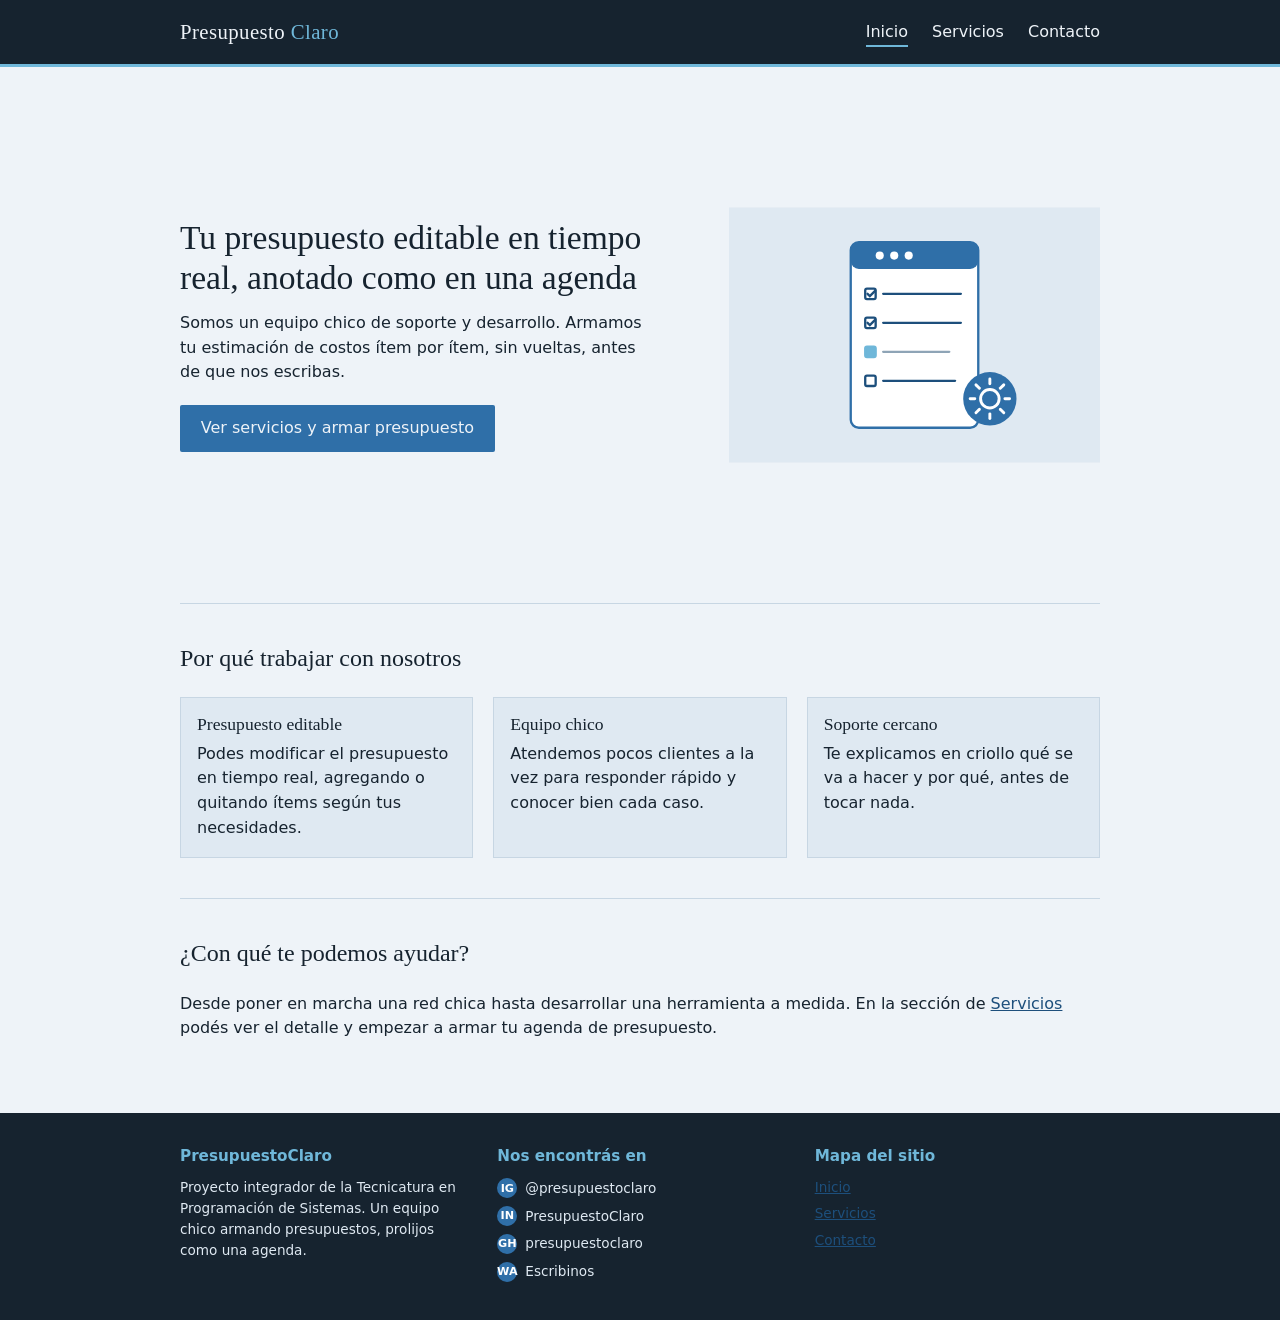
<file: index.html>
<!DOCTYPE html>
<html lang="es">
<head>
  <meta charset="UTF-8">
  <meta name="viewport" content="width=device-width, initial-scale=1.0">
  <title>PresupuestoClaro — Servicios de sistemas</title>
  <link rel="stylesheet" href="recursos/style.css">
</head>
<body>

  <header class="sitio-header">
    <nav class="barra-nav">
      <a href="index.html" class="logo">Presupuesto <span>Claro</span></a>
      <button type="button" class="btn-menu" id="btn-menu" aria-label="Abrir menú de navegación" aria-expanded="false" aria-controls="menu-nav">&#9776;</button>
      <ul class="menu-nav" id="menu-nav">
        <li><a href="index.html" aria-current="page">Inicio</a></li>
        <li><a href="servicios.html">Servicios</a></li>
        <li><a href="contacto.html">Contacto</a></li>
      </ul>
    </nav>
  </header>

  <main class="contenedor">

    <section class="inicio" style="border-top: none;">
      <div class="texto-inicio">
        <h1>Tu presupuesto editable en tiempo real, anotado como en una agenda</h1>
        <p>Somos un equipo chico de soporte y desarrollo. Armamos tu estimación de costos ítem por ítem, sin vueltas, antes de que nos escribas.</p>
        <a href="servicios.html" class="boton">Ver servicios y armar presupuesto</a>
      </div>
      <div class="imagen-inicio">
        <img src="recursos/imagenes/inicio-agenda.svg" alt="Ilustración de una agenda con lista de tareas de IT" width="640" height="440">
      </div>
    </section>

    <section>
      <h2>Por qué trabajar con nosotros</h2>
      <div class="lista-servicios">
        <article class="tarjeta-servicio">
          <h3>Presupuesto editable</h3>
          <p>Podes modificar el presupuesto en tiempo real, agregando o quitando ítems según tus necesidades.</p>
        </article>
        <article class="tarjeta-servicio">
          <h3>Equipo chico</h3>
          <p>Atendemos pocos clientes a la vez para responder rápido y conocer bien cada caso.</p>
        </article>
        <article class="tarjeta-servicio">
          <h3>Soporte cercano</h3>
          <p>Te explicamos en criollo qué se va a hacer y por qué, antes de tocar nada.</p>
        </article>
      </div>
    </section>

    <section>
      <h2>¿Con qué te podemos ayudar?</h2>
      <p>Desde poner en marcha una red chica hasta desarrollar una herramienta a medida. En la sección de <a href="servicios.html">Servicios</a> podés ver el detalle y empezar a armar tu agenda de presupuesto.</p>
    </section>

  </main>

  <footer class="sitio-footer">
    <div class="footer-columnas">
      <div>
        <h4>PresupuestoClaro</h4>
        <p>Proyecto integrador de la Tecnicatura en Programación de Sistemas. Un equipo chico armando presupuestos, prolijos como una agenda.</p>
      </div>
      <div>
        <h4>Nos encontrás en</h4>
        <ul class="redes-lista">
          <li><a href="#"><span class="red-icono">IG</span> @presupuestoclaro</a></li>
          <li><a href="#"><span class="red-icono">IN</span> PresupuestoClaro</a></li>
          <li><a href="#"><span class="red-icono">GH</span> presupuestoclaro</a></li>
          <li><a href="#"><span class="red-icono">WA</span> Escribinos</a></li>
        </ul>
      </div>
      <div>
        <h4>Mapa del sitio</h4>
        <ul>
          <li><a href="index.html">Inicio</a></li>
          <li><a href="servicios.html">Servicios</a></li>
          <li><a href="contacto.html">Contacto</a></li>
        </ul>
      </div>
    </div>
  </footer>

  <script src="recursos/funciones.js"></script>
</body>
</html>
</file>
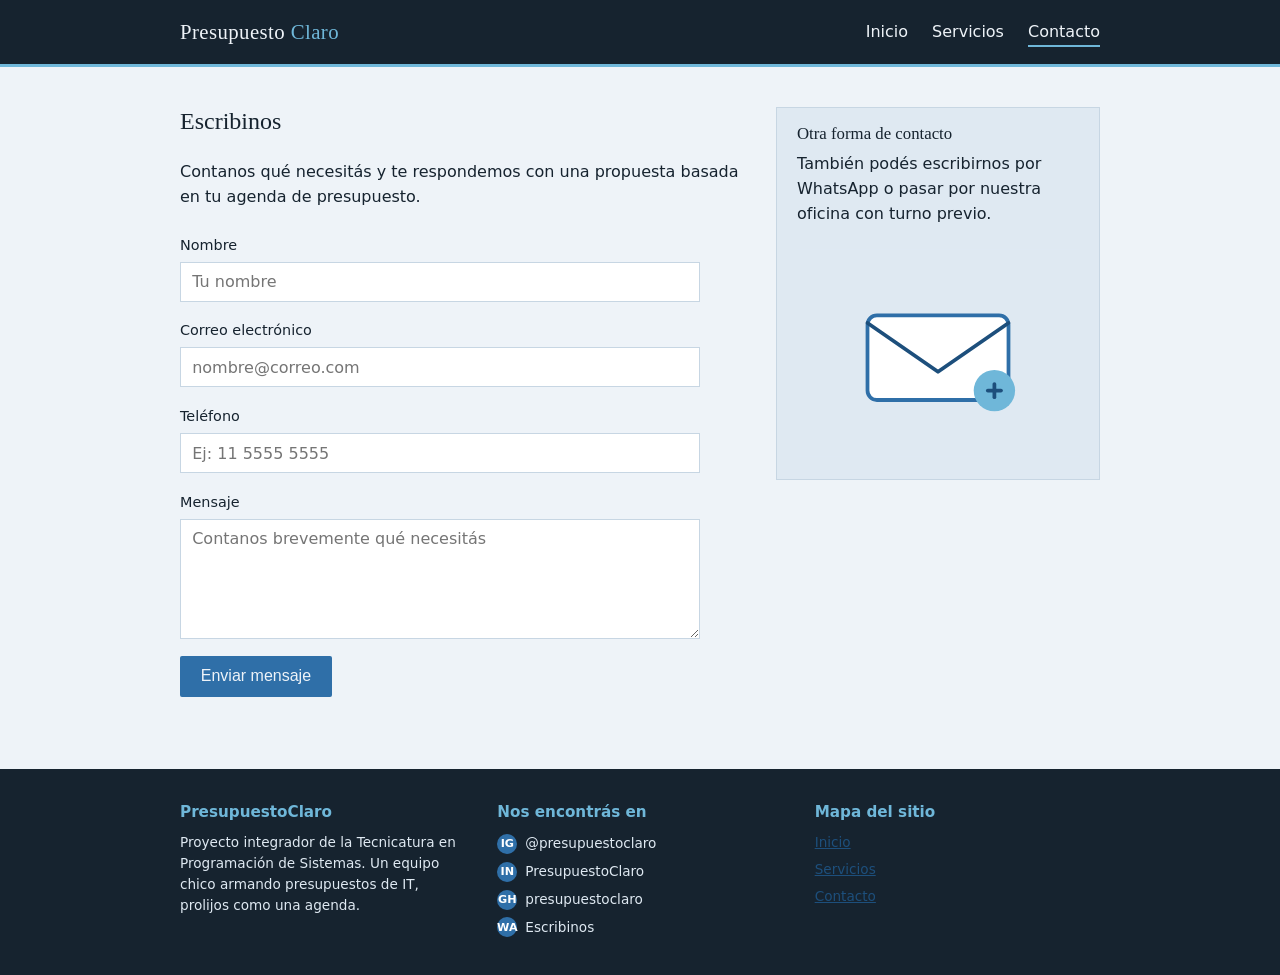
<file: contacto.html>
<!DOCTYPE html>
<html lang="es">
<head>
  <meta charset="UTF-8">
  <meta name="viewport" content="width=device-width, initial-scale=1.0">
  <title>Contacto — PresupuestoClaro</title>
  <link rel="stylesheet" href="recursos/style.css">
</head>
<body>

  <header class="sitio-header">
    <nav class="barra-nav">
      <a href="index.html" class="logo">Presupuesto <span>Claro</span></a>
      <button type="button" class="btn-menu" id="btn-menu" aria-label="Abrir menú de navegación" aria-expanded="false" aria-controls="menu-nav">&#9776;</button>
      <ul class="menu-nav" id="menu-nav">
        <li><a href="index.html">Inicio</a></li>
        <li><a href="servicios.html">Servicios</a></li>
        <li><a href="contacto.html" aria-current="page">Contacto</a></li>
      </ul>
    </nav>
  </header>

  <main class="contenedor">

    <section class="columnas" style="border-top: none;">

      <div class="columna-principal">
        <h2>Escribinos</h2>
        <p style="margin-bottom: 1.5rem;">Contanos qué necesitás y te respondemos con una propuesta basada en tu agenda de presupuesto.</p>

        <form class="formulario" id="form-contacto" action="#" method="post">
          <div class="campo">
            <label for="nombre">Nombre</label>
            <input type="text" id="nombre" name="nombre" placeholder="Tu nombre" required>
          </div>

          <div class="campo">
            <label for="email">Correo electrónico</label>
            <input type="email" id="email" name="email" placeholder="nombre@correo.com" required>
          </div>

          <div class="campo">
            <label for="telefono">Teléfono</label>
            <input type="tel" id="telefono" name="telefono" placeholder="Ej: 11 5555 5555">
          </div>

          <div class="campo">
            <label for="mensaje">Mensaje</label>
            <textarea id="mensaje" name="mensaje" placeholder="Contanos brevemente qué necesitás" required></textarea>
          </div>

          <button type="submit" class="boton">Enviar mensaje</button>
          <p class="mensaje-form oculto" id="mensaje-form" role="status"></p>
        </form>
      </div>

      <aside class="columna-lateral">
        <h3>Otra forma de contacto</h3>
        <p>También podés escribirnos por WhatsApp o pasar por nuestra oficina con turno previo.</p>
        <img src="recursos/imagenes/contacto.svg" alt="Ilustración de un mensaje de contacto" width="300" height="220" style="margin-top: 1rem;">
      </aside>

    </section>

  </main>

  <footer class="sitio-footer">
    <div class="footer-columnas">
      <div>
        <h4>PresupuestoClaro</h4>
        <p>Proyecto integrador de la Tecnicatura en Programación de Sistemas. Un equipo chico armando presupuestos de IT, prolijos como una agenda.</p>
      </div>
      <div>
        <h4>Nos encontrás en</h4>
        <ul class="redes-lista">
          <li><a href="#"><span class="red-icono">IG</span> @presupuestoclaro</a></li>
          <li><a href="#"><span class="red-icono">IN</span> PresupuestoClaro</a></li>
          <li><a href="#"><span class="red-icono">GH</span> presupuestoclaro</a></li>
          <li><a href="#"><span class="red-icono">WA</span> Escribinos</a></li>
        </ul>
      </div>
      <div>
        <h4>Mapa del sitio</h4>
        <ul>
          <li><a href="index.html">Inicio</a></li>
          <li><a href="servicios.html">Servicios</a></li>
          <li><a href="contacto.html">Contacto</a></li>
        </ul>
      </div>
    </div>
  </footer>

  <script src="recursos/funciones.js"></script>
</body>
</html>
</file>
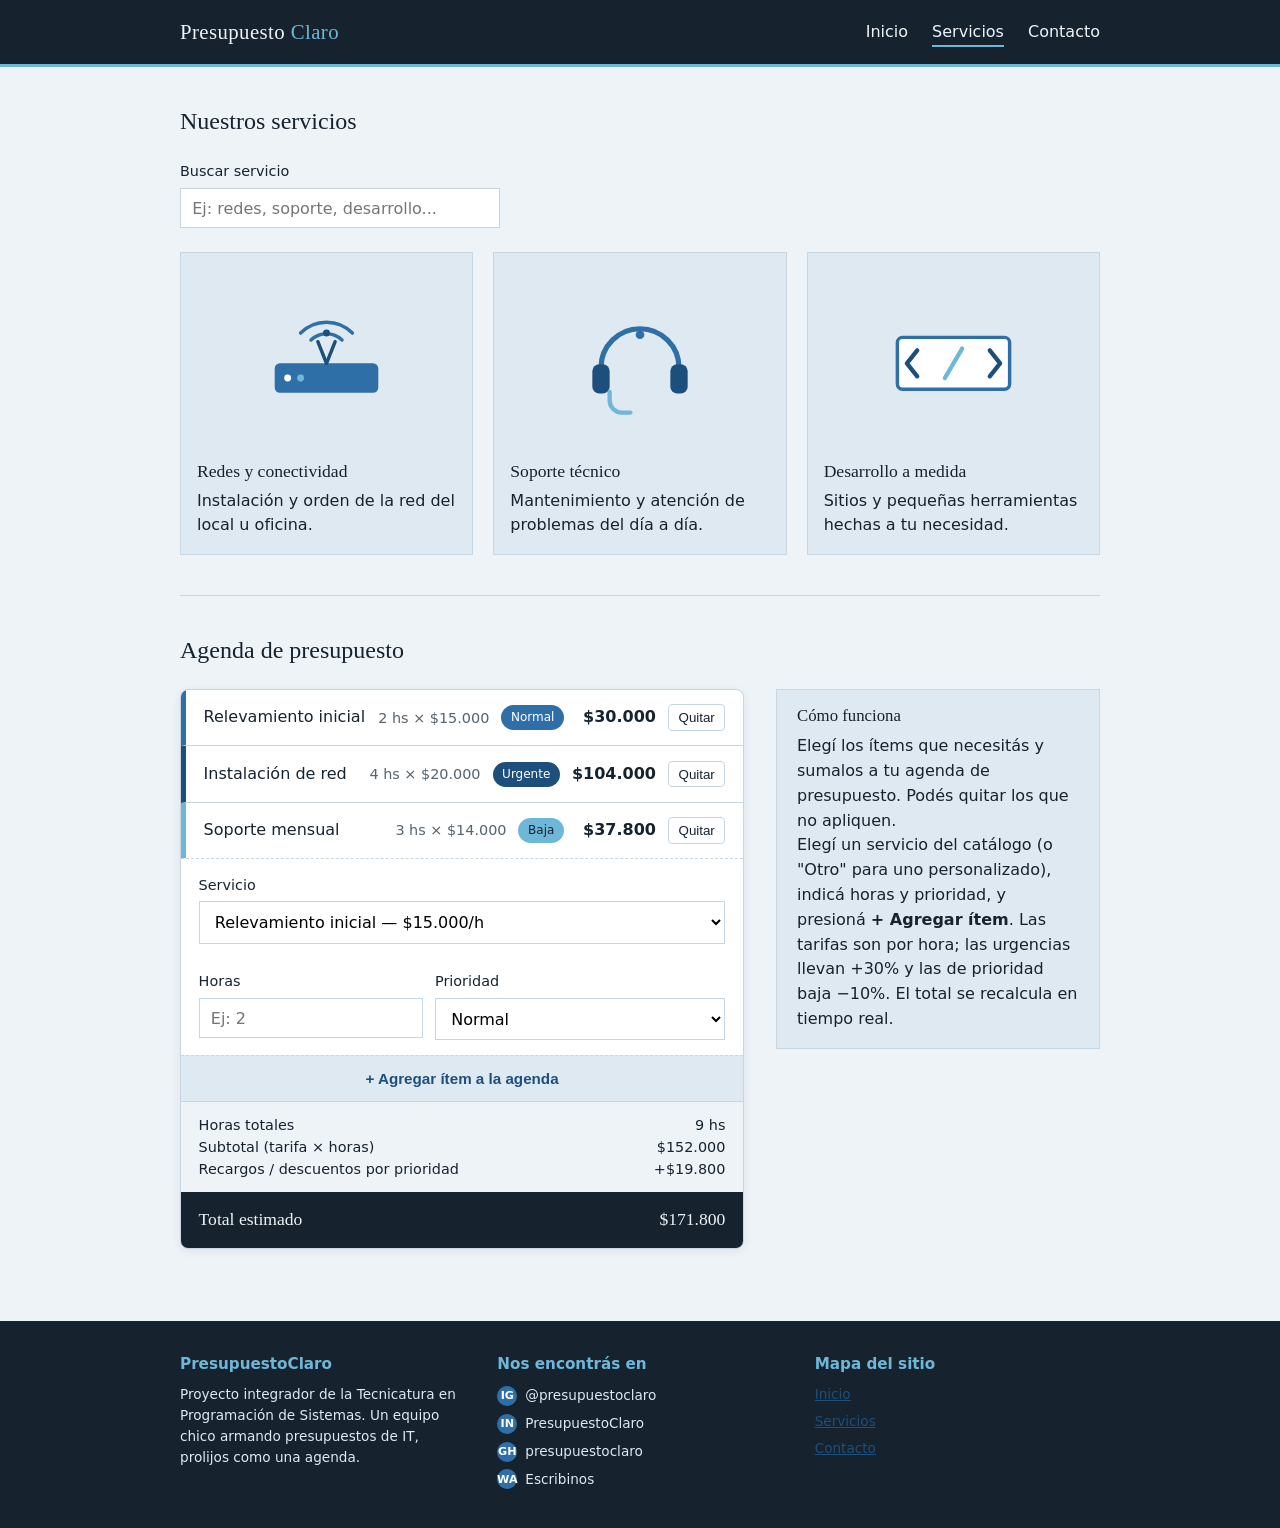
<file: servicios.html>
<!DOCTYPE html>
<html lang="es">
<head>
  <meta charset="UTF-8">
  <meta name="viewport" content="width=device-width, initial-scale=1.0">
  <title>Servicios y presupuesto — PresupuestoClaro</title>
  <link rel="stylesheet" href="recursos/style.css">
</head>
<body>

  <header class="sitio-header">
    <nav class="barra-nav">
      <a href="index.html" class="logo">Presupuesto <span>Claro</span></a>
      <button type="button" class="btn-menu" id="btn-menu" aria-label="Abrir menú de navegación" aria-expanded="false" aria-controls="menu-nav">&#9776;</button>
      <ul class="menu-nav" id="menu-nav">
        <li><a href="index.html">Inicio</a></li>
        <li><a href="servicios.html" aria-current="page">Servicios</a></li>
        <li><a href="contacto.html">Contacto</a></li>
      </ul>
    </nav>
  </header>

  <main class="contenedor">

    <section style="border-top: none;">
      <h2>Nuestros servicios</h2>

      <div class="campo buscador-servicios">
        <label for="buscar-servicio">Buscar servicio</label>
        <input type="search" id="buscar-servicio" name="buscar-servicio" placeholder="Ej: redes, soporte, desarrollo...">
      </div>

      <div class="lista-servicios" id="catalogo-servicios">
        <article class="tarjeta-servicio">
          <img src="recursos/imagenes/servicio-redes.svg" alt="Ilustración de un router de redes" width="300" height="180">
          <h3>Redes y conectividad</h3>
          <p>Instalación y orden de la red del local u oficina.</p>
        </article>
        <article class="tarjeta-servicio">
          <img src="recursos/imagenes/servicio-soporte.svg" alt="Ilustración de auriculares de soporte técnico" width="300" height="180">
          <h3>Soporte técnico</h3>
          <p>Mantenimiento y atención de problemas del día a día.</p>
        </article>
        <article class="tarjeta-servicio">
          <img src="recursos/imagenes/servicio-desarrollo.svg" alt="Ilustración de código de programación" width="300" height="180">
          <h3>Desarrollo a medida</h3>
          <p>Sitios y pequeñas herramientas hechas a tu necesidad.</p>
        </article>
      </div>
      <p class="sin-resultados oculto" id="sin-resultados">No encontramos servicios que coincidan con tu búsqueda.</p>
    </section>

    <section>
      <h2>Agenda de presupuesto</h2>
      <div class="columnas">

        <div class="columna-principal">
          <div class="agenda" id="lista-agenda">
            <div id="filas-agenda">
              <div class="agenda-fila fila-normal">
                <span class="agenda-item">Relevamiento inicial</span>
                <span class="agenda-horas">2 hs</span>
                <span class="agenda-prioridad">Normal</span>
              </div>
              <div class="agenda-fila fila-urgente">
                <span class="agenda-item">Instalación de red</span>
                <span class="agenda-horas">4 hs</span>
                <span class="agenda-prioridad">Urgente</span>
              </div>
              <div class="agenda-fila fila-baja">
                <span class="agenda-item">Soporte mensual</span>
                <span class="agenda-horas">3 hs</span>
                <span class="agenda-prioridad">Baja</span>
              </div>
            </div>
            <div class="agenda-nuevo">
              <div class="campo campo-servicio">
                <label for="nuevo-servicio">Servicio</label>
                <select id="nuevo-servicio" name="nuevo-servicio"></select>
              </div>
              <div class="campo campo-horas">
                <label for="nuevo-horas">Horas</label>
                <input type="number" id="nuevo-horas" name="nuevo-horas" min="1" step="1" placeholder="Ej: 2">
              </div>
              <div class="campo campo-prioridad">
                <label for="nuevo-prioridad">Prioridad</label>
                <select id="nuevo-prioridad" name="nuevo-prioridad">
                  <option value="Urgente">Urgente (+30%)</option>
                  <option value="Normal" selected>Normal</option>
                  <option value="Baja">Baja (−10%)</option>
                </select>
              </div>
              <div class="campo campo-personalizado oculto" id="grupo-personalizado">
                <label for="nuevo-nombre">Nombre del ítem</label>
                <input type="text" id="nuevo-nombre" name="nuevo-nombre" placeholder="Ej: Configuración de impresora">
              </div>
              <div class="campo campo-personalizado oculto" id="grupo-tarifa">
                <label for="nuevo-tarifa">Tarifa por hora ($)</label>
                <input type="number" id="nuevo-tarifa" name="nuevo-tarifa" min="1" step="100" placeholder="Ej: 15000">
              </div>
            </div>
            <button type="button" class="agenda-agregar" id="agregar-item">+ Agregar ítem a la agenda</button>
            <div class="agenda-desglose">
              <p><span>Horas totales</span><span id="desglose-horas">9 hs</span></p>
              <p><span>Subtotal (tarifa × horas)</span><span id="desglose-base">—</span></p>
              <p><span>Recargos / descuentos por prioridad</span><span id="desglose-ajuste">—</span></p>
            </div>
            <div class="agenda-total">
              <span>Total estimado</span>
              <span id="total-agenda">—</span>
            </div>
          </div>
        </div>

        <aside class="columna-lateral">
          <h3>Cómo funciona</h3>
          <p>Elegí los ítems que necesitás y sumalos a tu agenda de presupuesto. Podés quitar los que no apliquen.</p>
          <p>Elegí un servicio del catálogo (o "Otro" para uno personalizado), indicá horas y prioridad, y presioná <strong>+ Agregar ítem</strong>. Las tarifas son por hora; las urgencias llevan +30% y las de prioridad baja −10%. El total se recalcula en tiempo real.</p>
        </aside>

      </div>
    </section>

  </main>

  <footer class="sitio-footer">
    <div class="footer-columnas">
      <div>
        <h4>PresupuestoClaro</h4>
        <p>Proyecto integrador de la Tecnicatura en Programación de Sistemas. Un equipo chico armando presupuestos de IT, prolijos como una agenda.</p>
      </div>
      <div>
        <h4>Nos encontrás en</h4>
        <ul class="redes-lista">
          <li><a href="#"><span class="red-icono">IG</span> @presupuestoclaro</a></li>
          <li><a href="#"><span class="red-icono">IN</span> PresupuestoClaro</a></li>
          <li><a href="#"><span class="red-icono">GH</span> presupuestoclaro</a></li>
          <li><a href="#"><span class="red-icono">WA</span> Escribinos</a></li>
        </ul>
      </div>
      <div>
        <h4>Mapa del sitio</h4>
        <ul>
          <li><a href="index.html">Inicio</a></li>
          <li><a href="servicios.html">Servicios</a></li>
          <li><a href="contacto.html">Contacto</a></li>
        </ul>
      </div>
    </div>
  </footer>

  <script src="recursos/funciones.js"></script>
</body>
</html>
</file>
<file: recursos/style.css>
/* Reset universal y modelo de caja */
* {
  margin: 0;
  padding: 0;
  box-sizing: border-box;
}

:root {
  --ink: #16232f;
  --paper: #eef3f8;
  --paper-alt: #dfe9f2;
  --accent: #2f6fa8;
  --accent-dark: #1d4f7c;
  --sky: #6fb7d9;
  --line: #c7d6e3;
}

html {
  scroll-behavior: smooth;
}

body {
  font-family: "Segoe UI", system-ui, -apple-system, sans-serif;
  color: var(--ink);
  background-color: var(--paper);
  line-height: 1.55;
}

h1,h2,h3 {
  font-family: Georgia, "Iowan Old Style", "Times New Roman", serif;
  font-weight: 400;
  line-height: 1.2;
}

a {
  color: var(--accent-dark);
}

img {
  max-width: 100%;
  display: block;
  border-radius: 2px;
}

/* Contenedor de contención legible */
.contenedor {
  width: 100%;
  max-width: 960px;
  margin: 0 auto;
  padding: 0 1.25rem;
}

/* Encabezado y navegación (Flexbox) */
.sitio-header {
  background-color: var(--ink);
  color: var(--paper);
  border-bottom: 3px solid var(--sky);
}

.barra-nav {
  display: flex;
  justify-content: space-between;
  align-items: center;
  padding: 1rem 1.25rem;
  max-width: 960px;
  margin: 0 auto;
}

.logo {
  font-family: Georgia, serif;
  font-size: 1.3rem;
  color: var(--paper);
  text-decoration: none;
  letter-spacing: 0.02em;
}

.logo span {
  color: var(--sky);
}

.menu-nav {
  display: flex;
  list-style: none;
  gap: 1.5rem;
}

.menu-nav a {
  color: var(--paper);
  text-decoration: none;
  padding: 0.25rem 0;
  border-bottom: 2px solid transparent;
}

.menu-nav a:hover,
.menu-nav a[aria-current="page"] {
  border-bottom-color: var(--sky);
}

/* Inicio */
.inicio {
  display: flex;
  align-items: center;
  gap: 2.5rem;
  padding: 3rem 0;
}

.texto-inicio {
  flex: 1 1 55%;
}

.imagen-inicio {
  flex: 1 1 40%;
}

.inicio h1 {
  font-size: 2.1rem;
  margin-bottom: 0.75rem;
}

.inicio p {
  margin-bottom: 1.25rem;
  max-width: 46ch;
}

.boton {
  display: inline-block;
  background-color: var(--accent);
  color: var(--paper);
  text-decoration: none;
  padding: 0.7rem 1.3rem;
  border-radius: 2px;
  border: none;
  font-size: 1rem;
  cursor: pointer;
}

.boton:hover {
  background-color: var(--accent-dark);
}

.boton-secundario {
  background-color: transparent;
  border: 1px solid var(--ink);
  color: var(--ink);
}

/* Secciones generales */
section {
  padding: 2.5rem 0;
  border-top: 1px solid var(--line);
}

section h2 {
  font-size: 1.5rem;
  margin-bottom: 1.5rem;
}

/* Tarjetas de servicios (Flexbox) */
.lista-servicios {
  display: flex;
  flex-wrap: wrap;
  gap: 1.25rem;
}

.tarjeta-servicio {
  flex: 1 1 260px;
  background-color: var(--paper-alt);
  border: 1px solid var(--line);
  padding: 1rem;
}

.tarjeta-servicio img {
  margin-bottom: 0.75rem;
}

.tarjeta-servicio h3 {
  font-size: 1.1rem;
  margin-bottom: 0.4rem;
}

/* Estructura multi-columna: contenido + aside (Flexbox) */
.columnas {
  display: flex;
  gap: 2rem;
  align-items: flex-start;
}

.columna-principal {
  flex: 2 1 0;
}

.columna-lateral {
  flex: 1 1 0;
  background-color: var(--paper-alt);
  border: 1px solid var(--line);
  padding: 1rem 1.25rem;
}

.columna-lateral h3 {
  font-size: 1.05rem;
  margin-bottom: 0.5rem;
}

/* Agenda de presupuesto */
.agenda {
  border: 1px solid var(--line);
  background-color: #fff;
  border-radius: 8px;
  overflow: hidden;
  box-shadow: 0 2px 10px rgba(22, 35, 47, 0.08);
}

.agenda-fila {
  display: flex;
  align-items: center;
  gap: 0.75rem;
  padding: 0.9rem 1.1rem;
  border-bottom: 1px solid var(--line);
  border-left: 5px solid var(--accent);
  transition: background-color 0.15s ease;
}

.agenda-fila:hover {
  background-color: var(--paper);
}

.agenda-fila:last-child {
  border-bottom: none;
}

.agenda-fila.fila-urgente {
  border-left-color: var(--accent-dark);
}

.agenda-fila.fila-baja {
  border-left-color: var(--sky);
}

.agenda-item {
  flex: 1 1 auto;
}

.agenda-horas {
  flex: 0 0 90px;
  color: #55636e;
  font-size: 0.9rem;
}

.agenda-prioridad {
  flex: 0 0 auto;
  font-size: 0.75rem;
  padding: 0.2rem 0.6rem;
  border-radius: 999px;
  background-color: var(--accent);
  color: #fff;
}

.fila-urgente .agenda-prioridad {
  background-color: var(--accent-dark);
}

.fila-baja .agenda-prioridad {
  background-color: var(--sky);
  color: var(--ink);
}

.agenda-quitar {
  flex: 0 0 auto;
  background: none;
  border: 1px solid var(--line);
  border-radius: 4px;
  padding: 0.3rem 0.6rem;
  cursor: pointer;
  color: var(--ink);
}

.agenda-quitar:hover {
  border-color: var(--accent-dark);
  color: var(--accent-dark);
}

.agenda-agregar {
  display: block;
  width: 100%;
  padding: 0.9rem;
  background-color: var(--paper-alt);
  border: none;
  border-top: 1px dashed var(--line);
  cursor: pointer;
  font-size: 0.95rem;
  color: var(--accent-dark);
  font-weight: 600;
}

.agenda-agregar:hover {
  background-color: var(--sky);
  color: var(--ink);
}

.agenda-total {
  display: flex;
  justify-content: space-between;
  padding: 0.9rem 1.1rem;
  font-family: Georgia, serif;
  font-size: 1.1rem;
  background-color: var(--ink);
  color: var(--paper);
}

/* Formulario de contacto */
.formulario {
  max-width: 520px;
}

.campo {
  margin-bottom: 1.1rem;
  display: flex;
  flex-direction: column;
  gap: 0.35rem;
}

.campo label {
  font-size: 0.9rem;
}

.campo input,
.campo textarea {
  padding: 0.6rem 0.7rem;
  border: 1px solid var(--line);
  background-color: #fff;
  font-family: inherit;
  font-size: 1rem;
}

.campo textarea {
  min-height: 120px;
  resize: vertical;
}

.buscador-servicios {
  max-width: 320px;
  margin-bottom: 1.5rem;
}

/* Pie de página (Flexbox en columnas) */
.sitio-footer {
  background-color: var(--ink);
  color: var(--paper-alt);
  margin-top: 2rem;
}

.footer-columnas {
  display: flex;
  gap: 2rem;
  padding: 2rem 1.25rem;
  max-width: 960px;
  margin: 0 auto;
}

.footer-columnas > div {
  flex: 1 1 0;
}

.footer-columnas h4 {
  color: var(--sky);
  font-size: 0.95rem;
  margin-bottom: 0.5rem;
}

.footer-columnas p,
.footer-columnas li {
  font-size: 0.85rem;
  color: var(--paper-alt);
  list-style: none;
}

.footer-columnas li {
  margin-bottom: 0.35rem;
}

.redes-lista a {
  color: var(--paper-alt);
  text-decoration: none;
  display: inline-flex;
  align-items: center;
  gap: 0.5rem;
}

.redes-lista a:hover {
  color: var(--sky);
}

.red-icono {
  display: inline-flex;
  align-items: center;
  justify-content: center;
  width: 20px;
  height: 20px;
  border-radius: 50%;
  background-color: var(--accent);
  color: #fff;
  font-size: 0.7rem;
  font-weight: 700;
  flex-shrink: 0;
}

/* Diseño adaptable — breakpoints */

/* Tablet: 720px o menos */
@media (max-width: 720px) {
  .inicio {
    flex-direction: column;
  }

  .columnas {
    flex-direction: column;
  }

  .columna-principal,
  .columna-lateral {
    width: 100%;
  }

  .footer-columnas {
    flex-wrap: wrap;
  }

  .footer-columnas > div {
    flex: 1 1 45%;
  }
}

/* Smartphone: 480px o menos */
@media (max-width: 480px) {
  .barra-nav {
    flex-direction: column;
    align-items: flex-start;
    gap: 0.75rem;
  }

  .menu-nav {
    flex-direction: column;
    align-items: stretch;
    gap: 0.5rem;
    width: 100%;
  }

  .inicio h1 {
    font-size: 1.6rem;
  }

  .agenda-fila {
    flex-wrap: wrap;
  }

  .footer-columnas {
    flex-direction: column;
  }
}

/* ===== Fase 3: interactividad ===== */

.oculto {
  display: none !important;
}

/* Botón hamburguesa (visible solo en smartphone) */
.btn-menu {
  display: none;
  background: none;
  border: 1px solid var(--sky);
  color: var(--paper);
  font-size: 1.4rem;
  line-height: 1;
  padding: 0.3rem 0.6rem;
  border-radius: 4px;
  cursor: pointer;
}

/* Validación visual del formulario */
.campo input.campo-error,
.campo textarea.campo-error {
  background-color: #fce4d6;
  border-color: #c0562b;
}

.campo input.campo-ok,
.campo textarea.campo-ok,
.campo select.campo-ok {
  background-color: #e2f0d9;
  border-color: #6a9c4f;
}

.campo select {
  padding: 0.6rem 0.7rem;
  border: 1px solid var(--line);
  background-color: #fff;
  font-family: inherit;
  font-size: 1rem;
}

.mensaje-form {
  margin-top: 1rem;
  padding: 0.7rem 1rem;
  background-color: #e2f0d9;
  border: 1px solid #6a9c4f;
}

.sin-resultados {
  margin-top: 1rem;
}

/* Agenda dinámica */
.agenda-nuevo {
  display: flex;
  gap: 0.75rem;
  padding: 0.9rem 1.1rem 0;
  border-top: 1px dashed var(--line);
  align-items: flex-start;
}

.agenda-nuevo .campo {
  margin-bottom: 0.9rem;
  flex: 1 1 0;
}

.agenda-nuevo .campo:nth-child(2) {
  flex: 0 0 90px;
}

.agenda-vacia {
  padding: 0.9rem 1.1rem;
  color: #55636e;
}

@media (max-width: 720px) {
  .agenda-nuevo {
    flex-wrap: wrap;
  }
}

@media (max-width: 480px) {
  .barra-nav {
    flex-direction: row;
    flex-wrap: wrap;
    align-items: center;
    justify-content: space-between;
  }

  .btn-menu {
    display: block;
  }

  /* Menú móvil oculto hasta que JS le agrega la clase "activo" */
  .menu-nav {
    display: none;
  }

  .menu-nav.activo {
    display: flex;
  }
}

/* Agenda con tarifas y desglose */
.agenda-nuevo {
  flex-wrap: wrap;
}

.agenda-nuevo .campo {
  flex: 1 1 160px;
}

.agenda-nuevo .campo.campo-servicio {
  flex: 2 1 260px;
}

.agenda-nuevo .campo.campo-horas {
  flex: 0 0 90px;
}

.agenda-horas {
  flex: 0 0 auto;
}

.agenda-subtotal {
  flex: 0 0 auto;
  min-width: 80px;
  text-align: right;
  font-weight: 600;
}

.agenda-desglose {
  padding: 0.7rem 1.1rem;
  background-color: var(--paper);
  border-top: 1px solid var(--line);
  font-size: 0.9rem;
}

.agenda-desglose p {
  display: flex;
  justify-content: space-between;
  gap: 1rem;
}
</file>
